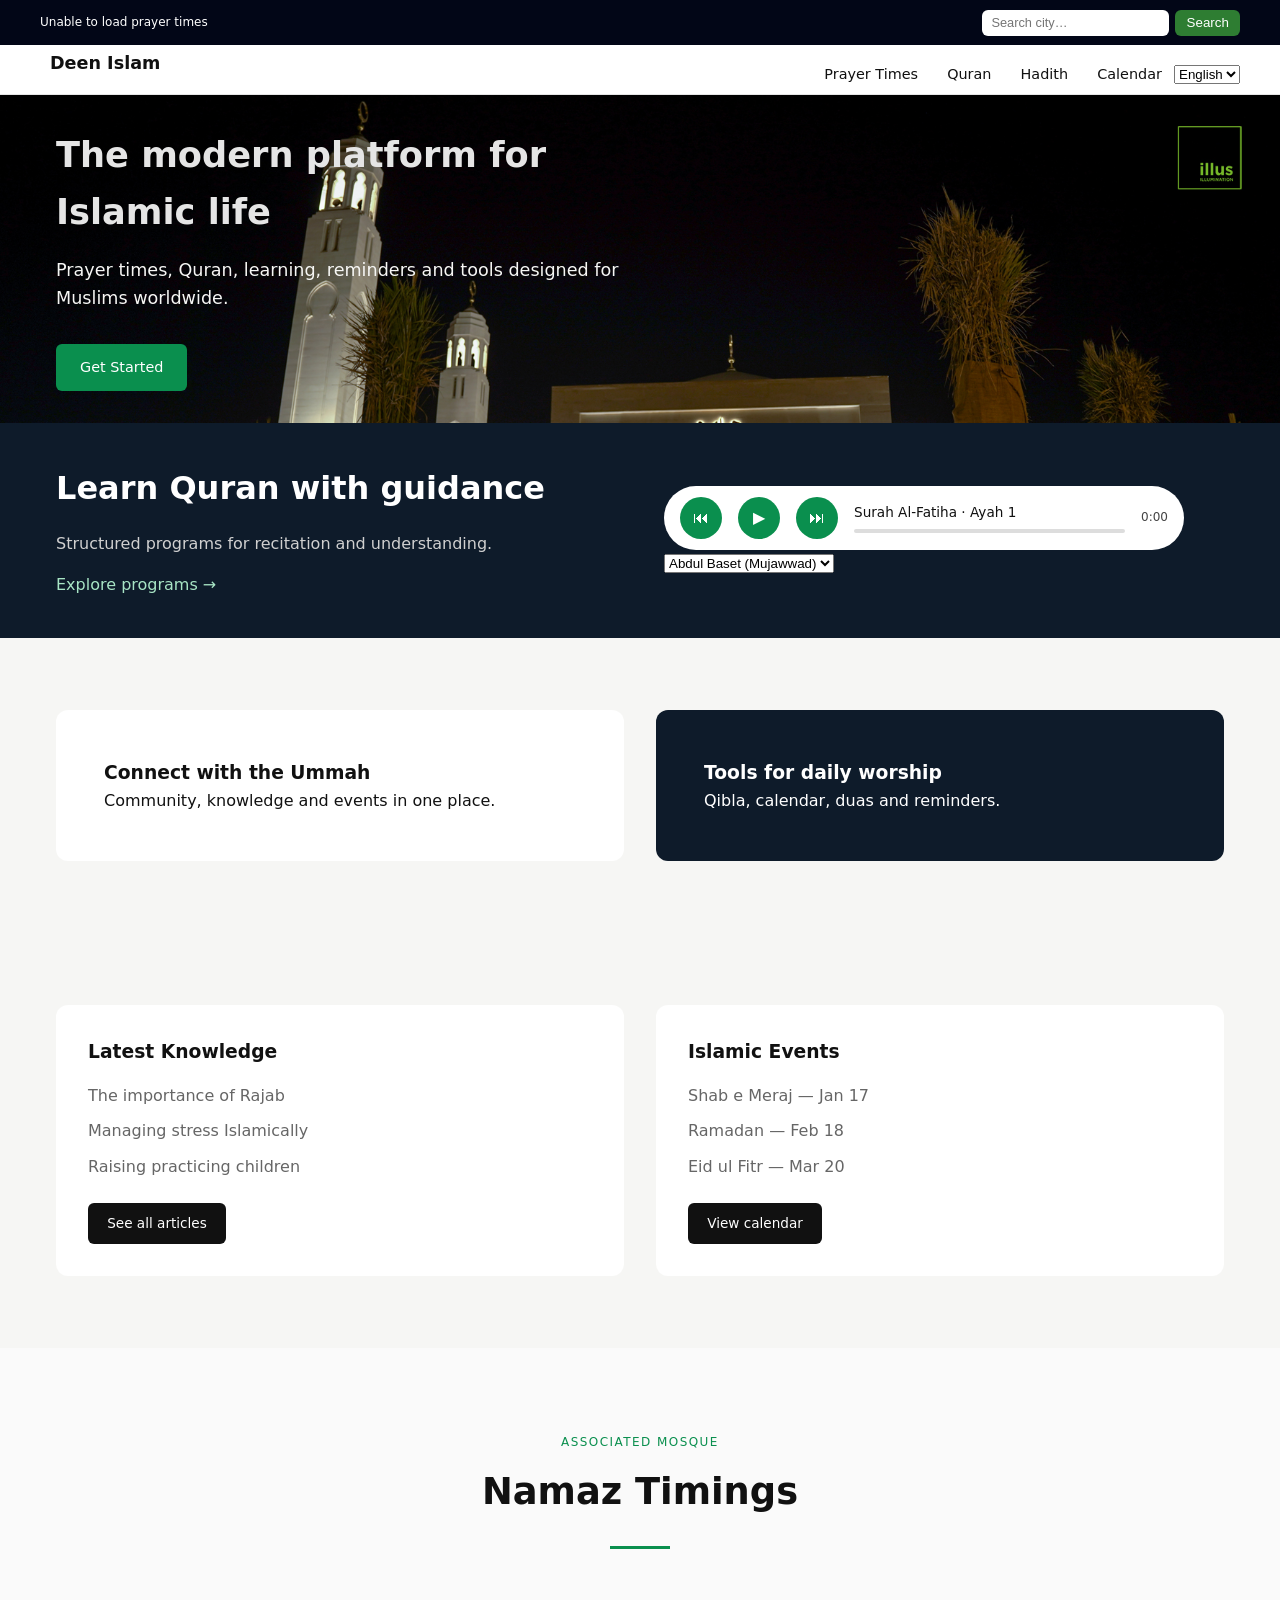
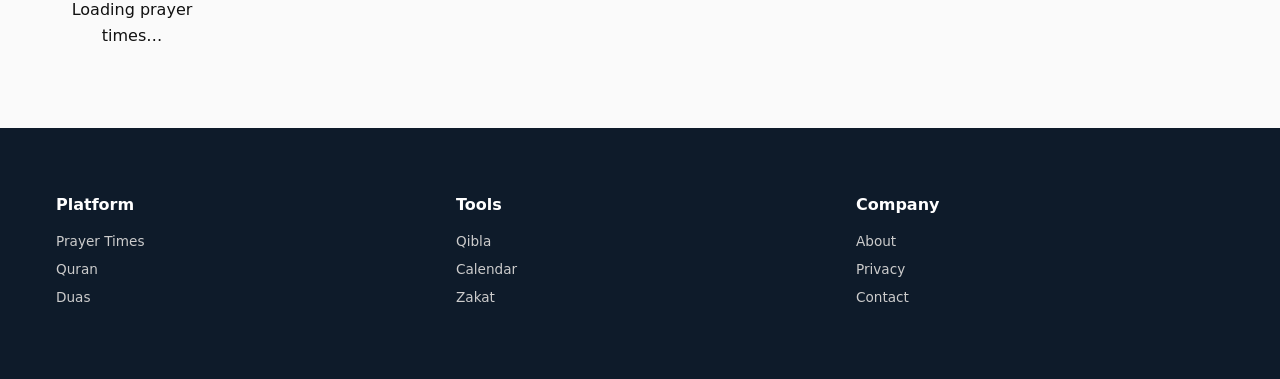
<file: index.html>
<!DOCTYPE html>
<html lang="en">
<head>
  <meta charset="UTF-8" />
  <meta name="viewport" content="width=device-width, initial-scale=1.0" />
  <title>Deen Islam</title>
  <link rel="stylesheet" href="style.css" />
</head>
<body>

<!-- TOP PRAYER BAR -->
<div class="top-bar">
  <div class="container top-bar-flex">
    <div class="prayer-info" id="topPrayer" data-i18n="top.loading">
      Loading prayer times…
    </div>

    <div class="city-search">
      <input
        type="text"
        id="cityInput"
        placeholder="Search city…"
        data-i18n-placeholder="top.searchCity"
      />
      <button id="searchCity" data-i18n="top.searchBtn">Search</button>
    </div>
  </div>
</div>

<!-- NAVBAR -->
<header class="navbar">
  <div class="container nav-flex">
    <div class="logo">Deen Islam</div>

    <nav class="nav-links" id="navLinks">
      <a href="#" data-i18n="nav.prayer">Prayer Times</a>
      <a href="quran.html" data-i18n="nav.quran">Quran</a>
      <a href="Hadith.html" data-i18n="nav.hadith">Hadith</a>
      <a href="#" data-i18n="nav.calendar">Calendar</a>

      <select id="languageSwitcher" class="lang-switcher">
        <option value="en">English</option>
        <option value="ar">العربية</option>
        <option value="ha">Hausa</option>
      </select>
    </nav>

    <!-- HAMBURGER -->
    <button class="menu-toggle" id="menuToggle">☰</button>
  </div>
</header>

<!-- HERO -->
<section class="hero">
  <div class="container hero-grid">
    <div class="hero-text">
      <h1 data-i18n="hero.title">
        The modern platform for Islamic life
      </h1>
      <p data-i18n="hero.subtitle">
        Prayer times, Quran, learning, reminders and tools designed for Muslims worldwide.
      </p>
      <a href="#" class="btn-primary" data-i18n="hero.cta">Get Started</a>
    </div>
  </div>
</section>

<!-- ACADEMY -->
<section class="academy">
  <div class="container academy-grid">

    <div>
      <h2 data-i18n="academy.title">Learn Quran with guidance</h2>
      <p data-i18n="academy.subtitle">
        Structured programs for recitation and understanding.
      </p>
      <a href="#" class="link" data-i18n="academy.link">Explore programs →</a>
    </div>

    <!-- AUDIO PLAYER -->
    <div class="academy-audio">
      <div class="audio-player">
        <button id="prevBtn">⏮</button>
        <button id="playBtn">▶</button>
        <button id="nextBtn">⏭</button>

        <div class="audio-info">
          <span id="trackTitle">Surah Al-Fatiha · Ayah 1</span>
          <div class="progress-bar">
            <div class="progress"></div>
          </div>
        </div>

        <span id="time">0:00</span>
      </div>

      <select id="reciterSelect">
        <option value="AbdulBaset/Mujawwad">Abdul Baset (Mujawwad)</option>
        <option value="Mishary_Rashid_Alafasy">Mishary Rashid</option>
        <option value="Maher_Al_Muaiqly">Maher Al-Muaiqly</option>
      </select>

      <audio id="quranAudio"></audio>
    </div>

  </div>
</section>

<!-- FEATURES -->
<section class="features">
  <div class="container feature-grid">

    <div class="feature light">
      <h3 data-i18n="features.community">Connect with the Ummah</h3>
      <p data-i18n="features.communityDesc">
        Community, knowledge and events in one place.
      </p>
    </div>

    <div class="feature dark">
      <h3 data-i18n="features.tools">Tools for daily worship</h3>
      <p data-i18n="features.toolsDesc">
        Qibla, calendar, duas and reminders.
      </p>
    </div>

  </div>
</section>

<!-- INFO -->
<section class="info-section">
  <div class="container info-grid">

    <div class="info-box">
      <h3 data-i18n="info.knowledge">Latest Knowledge</h3>
      <ul>
        <li data-i18n="info.k1">The importance of Rajab</li>
        <li data-i18n="info.k2">Managing stress Islamically</li>
        <li data-i18n="info.k3">Raising practicing children</li>
      </ul>
      <a href="#" class="btn-secondary" data-i18n="info.readMore">
        See all articles
      </a>
    </div>

    <div class="info-box">
      <h3 data-i18n="info.events">Islamic Events</h3>
      <ul>
        <li>Shab e Meraj — Jan 17</li>
        <li>Ramadan — Feb 18</li>
        <li>Eid ul Fitr — Mar 20</li>
      </ul>
      <a href="#" class="btn-secondary" data-i18n="info.calendar">
        View calendar
      </a>
    </div>

  </div>
</section>

<!-- PRAYER TIMES -->
<section class="prayer-section">
  <div class="prayer-container">
    <span class="section-tag" data-i18n="prayer.tag">Associated Mosque</span>
    <h2 class="section-title" data-i18n="prayer.title">Namaz Timings</h2>
    <div class="divider"></div>

    <div class="prayer-grid" id="prayerGrid">
      <div class="loading">Loading prayer times…</div>
    </div>
  </div>
</section>

<!-- FOOTER -->
<footer class="footer">
  <div class="container footer-grid">
    <div>
      <h4 data-i18n="footer.platform">Platform</h4>
      <a href="#" data-i18n="nav.prayer">Prayer Times</a>
      <a href="#" data-i18n="nav.quran">Quran</a>
      <a href="#" data-i18n="nav.duas">Duas</a>
    </div>
    <div>
      <h4 data-i18n="footer.tools">Tools</h4>
      <a href="#">Qibla</a>
      <a href="#">Calendar</a>
      <a href="#">Zakat</a>
    </div>
    <div>
      <h4 data-i18n="footer.company">Company</h4>
      <a href="#">About</a>
      <a href="#">Privacy</a>
      <a href="#">Contact</a>
    </div>
  </div>
</footer>

<script src="script.js"></script>
<script src="i18n.js"></script>
</body>
</html>
</file>
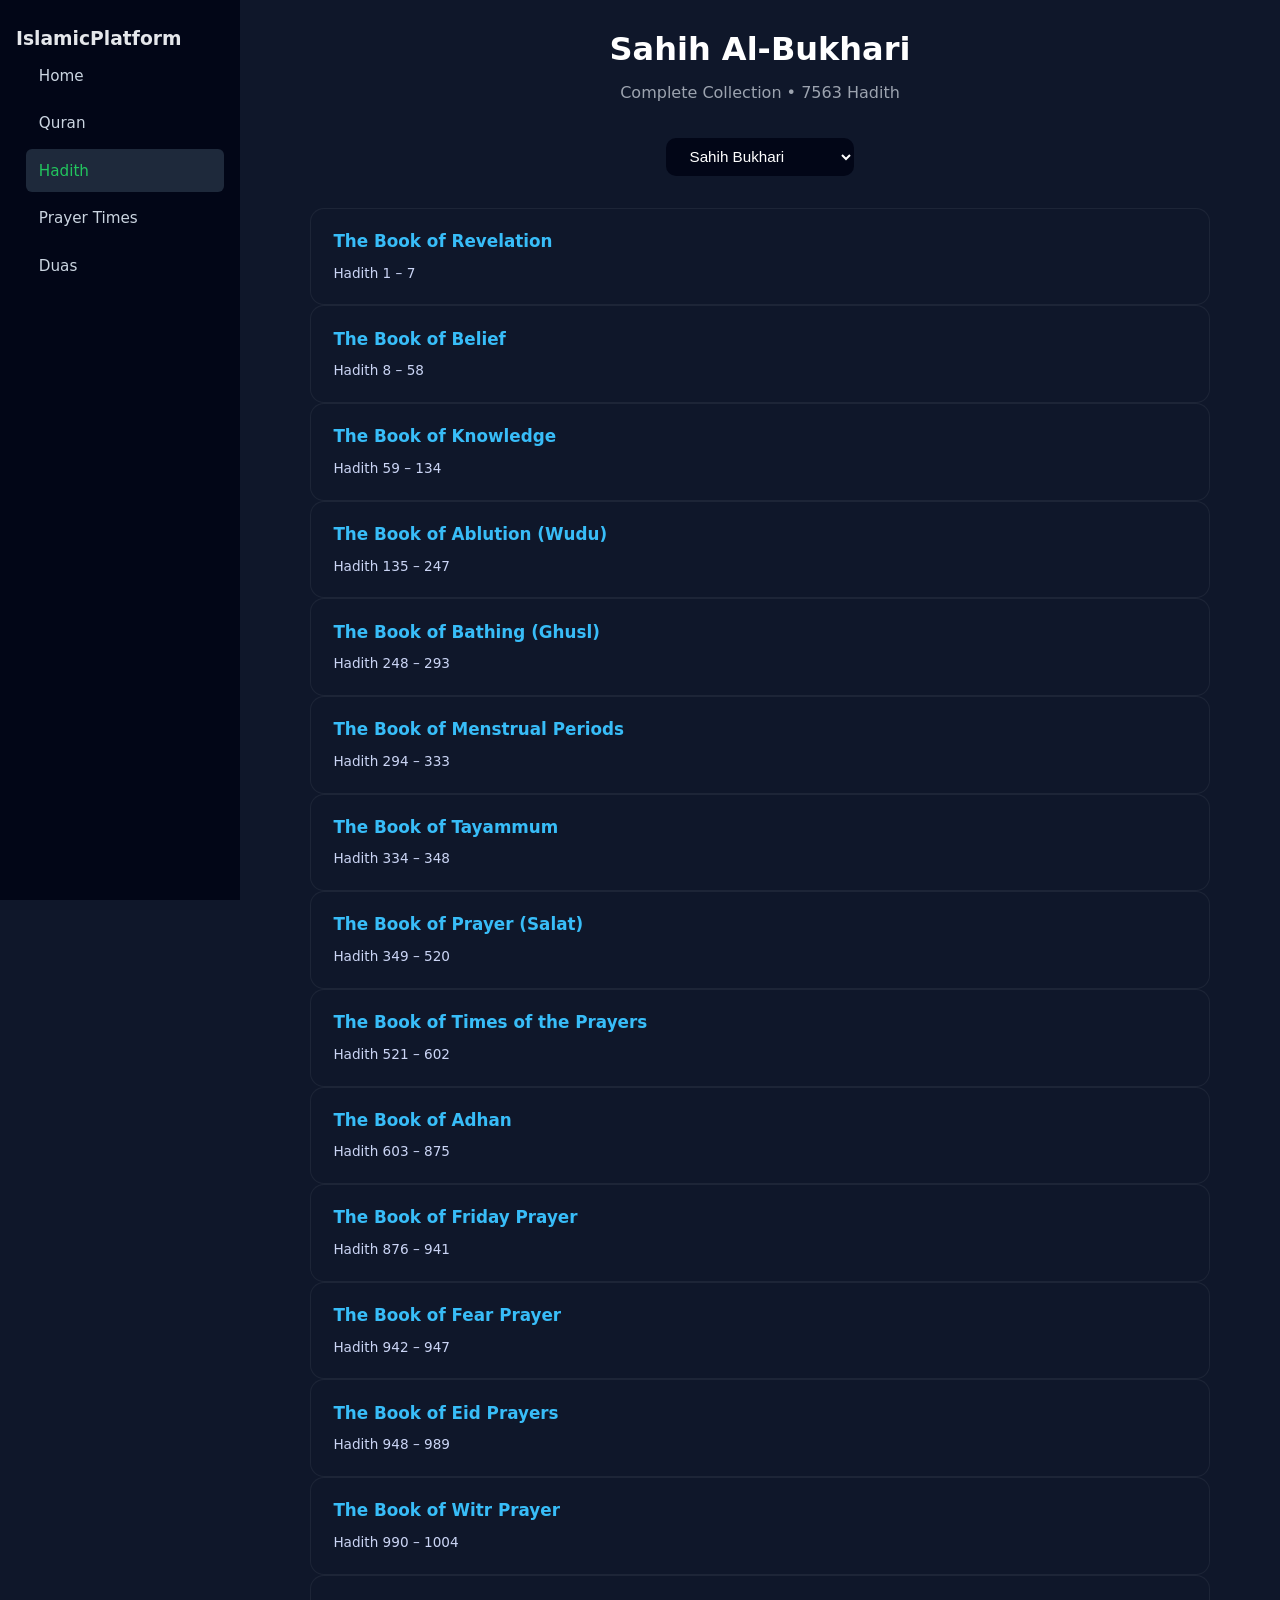
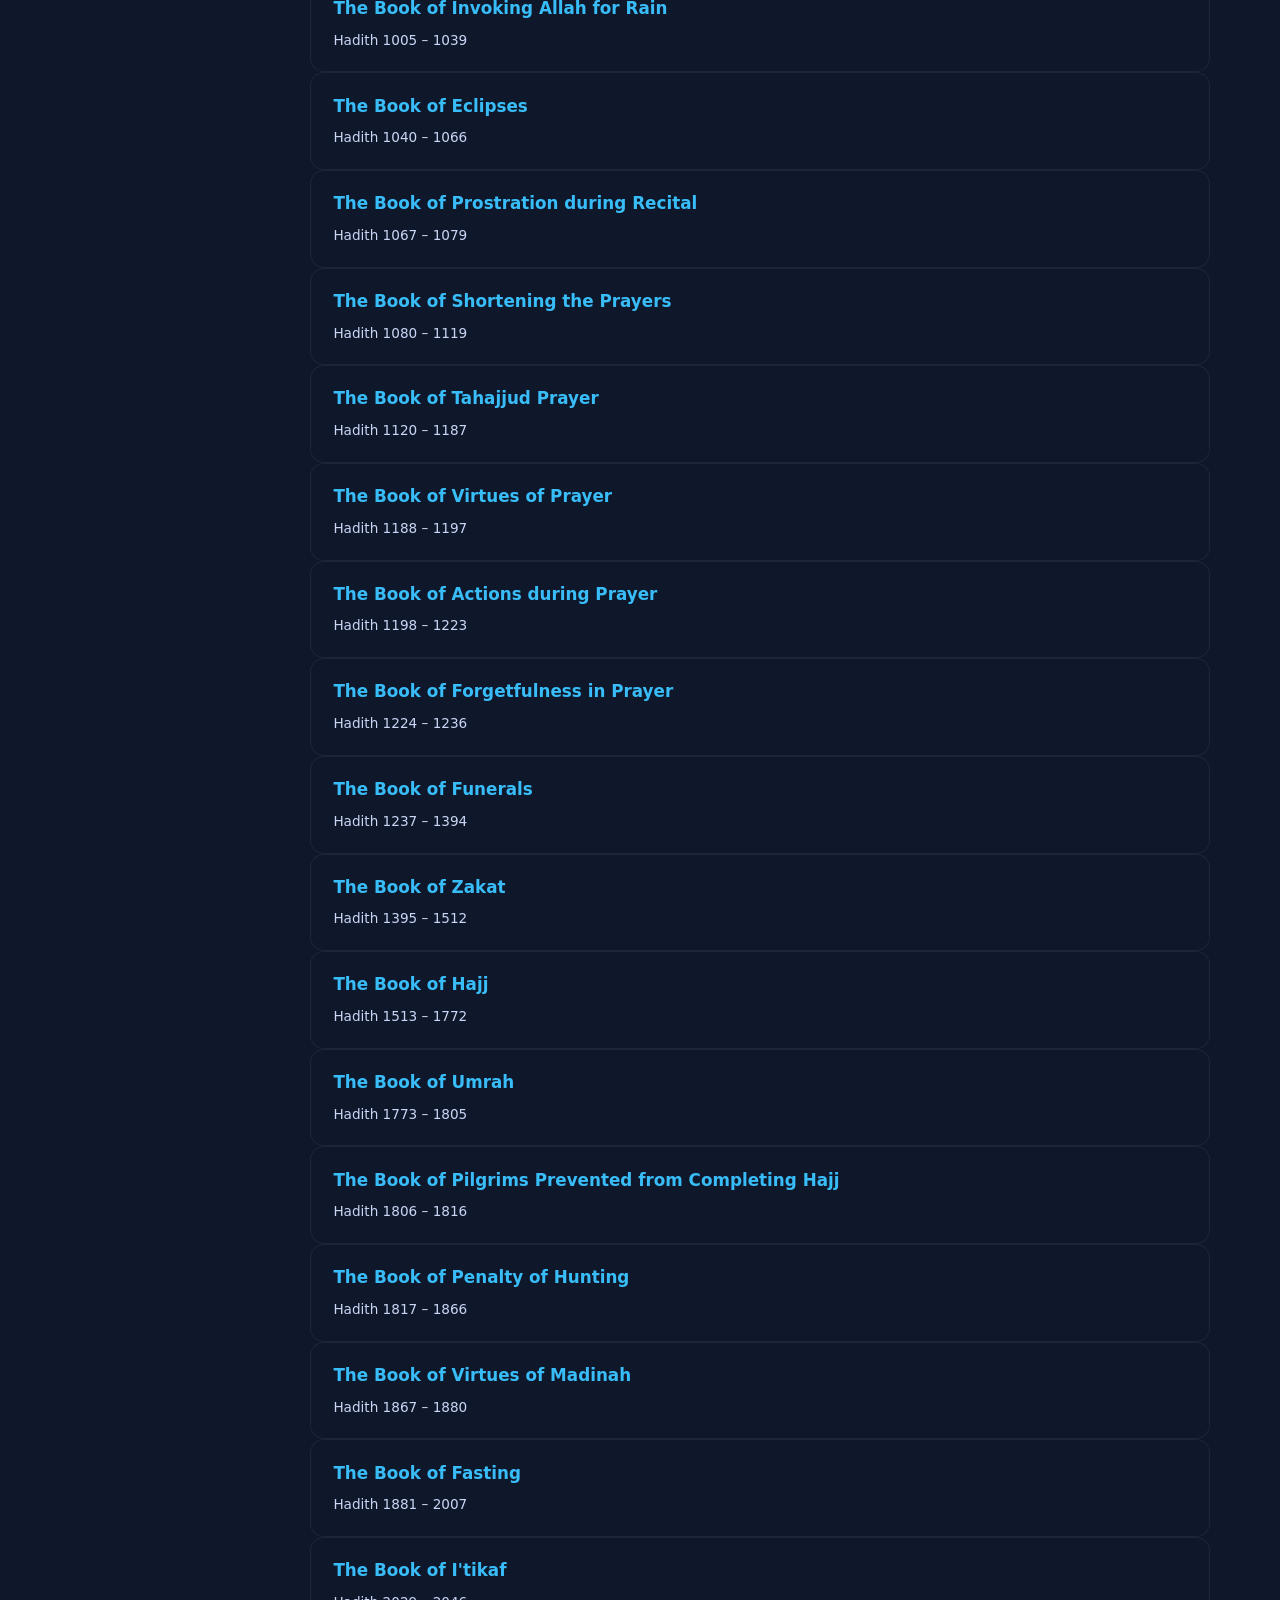
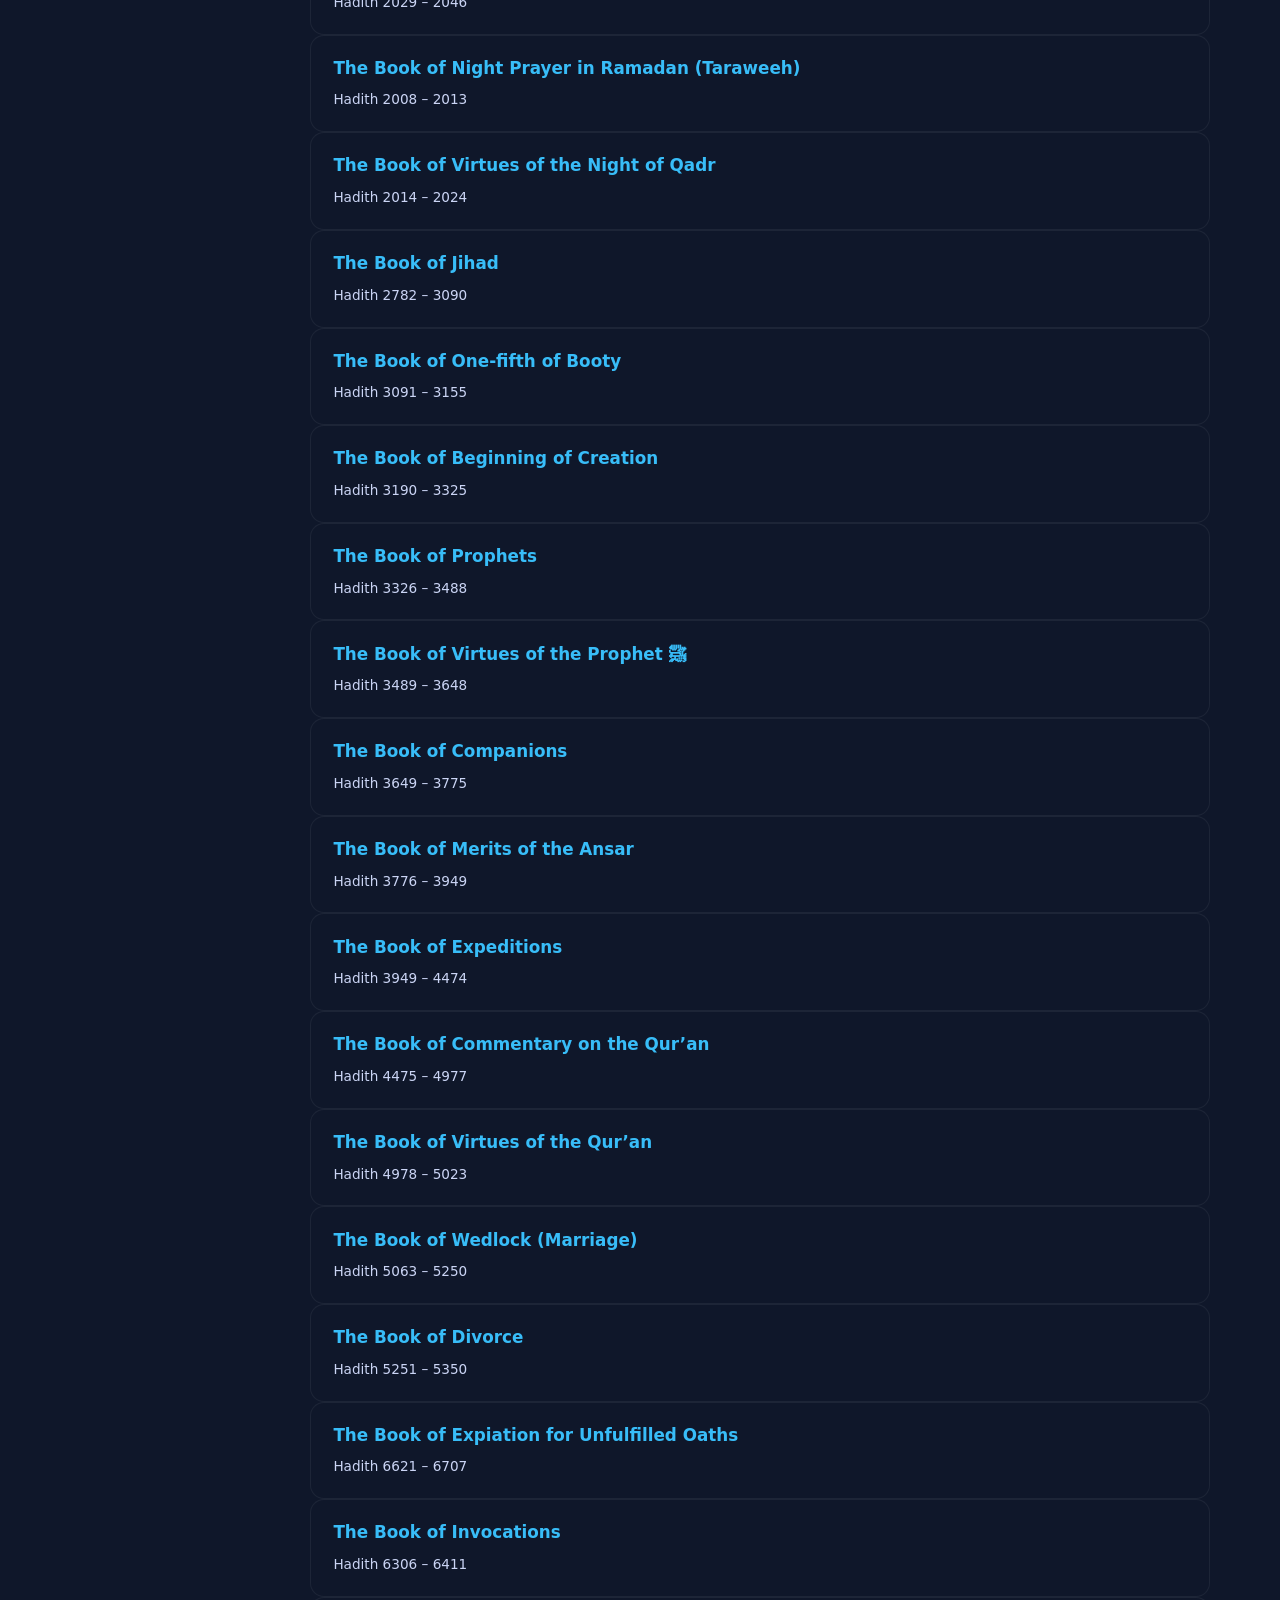
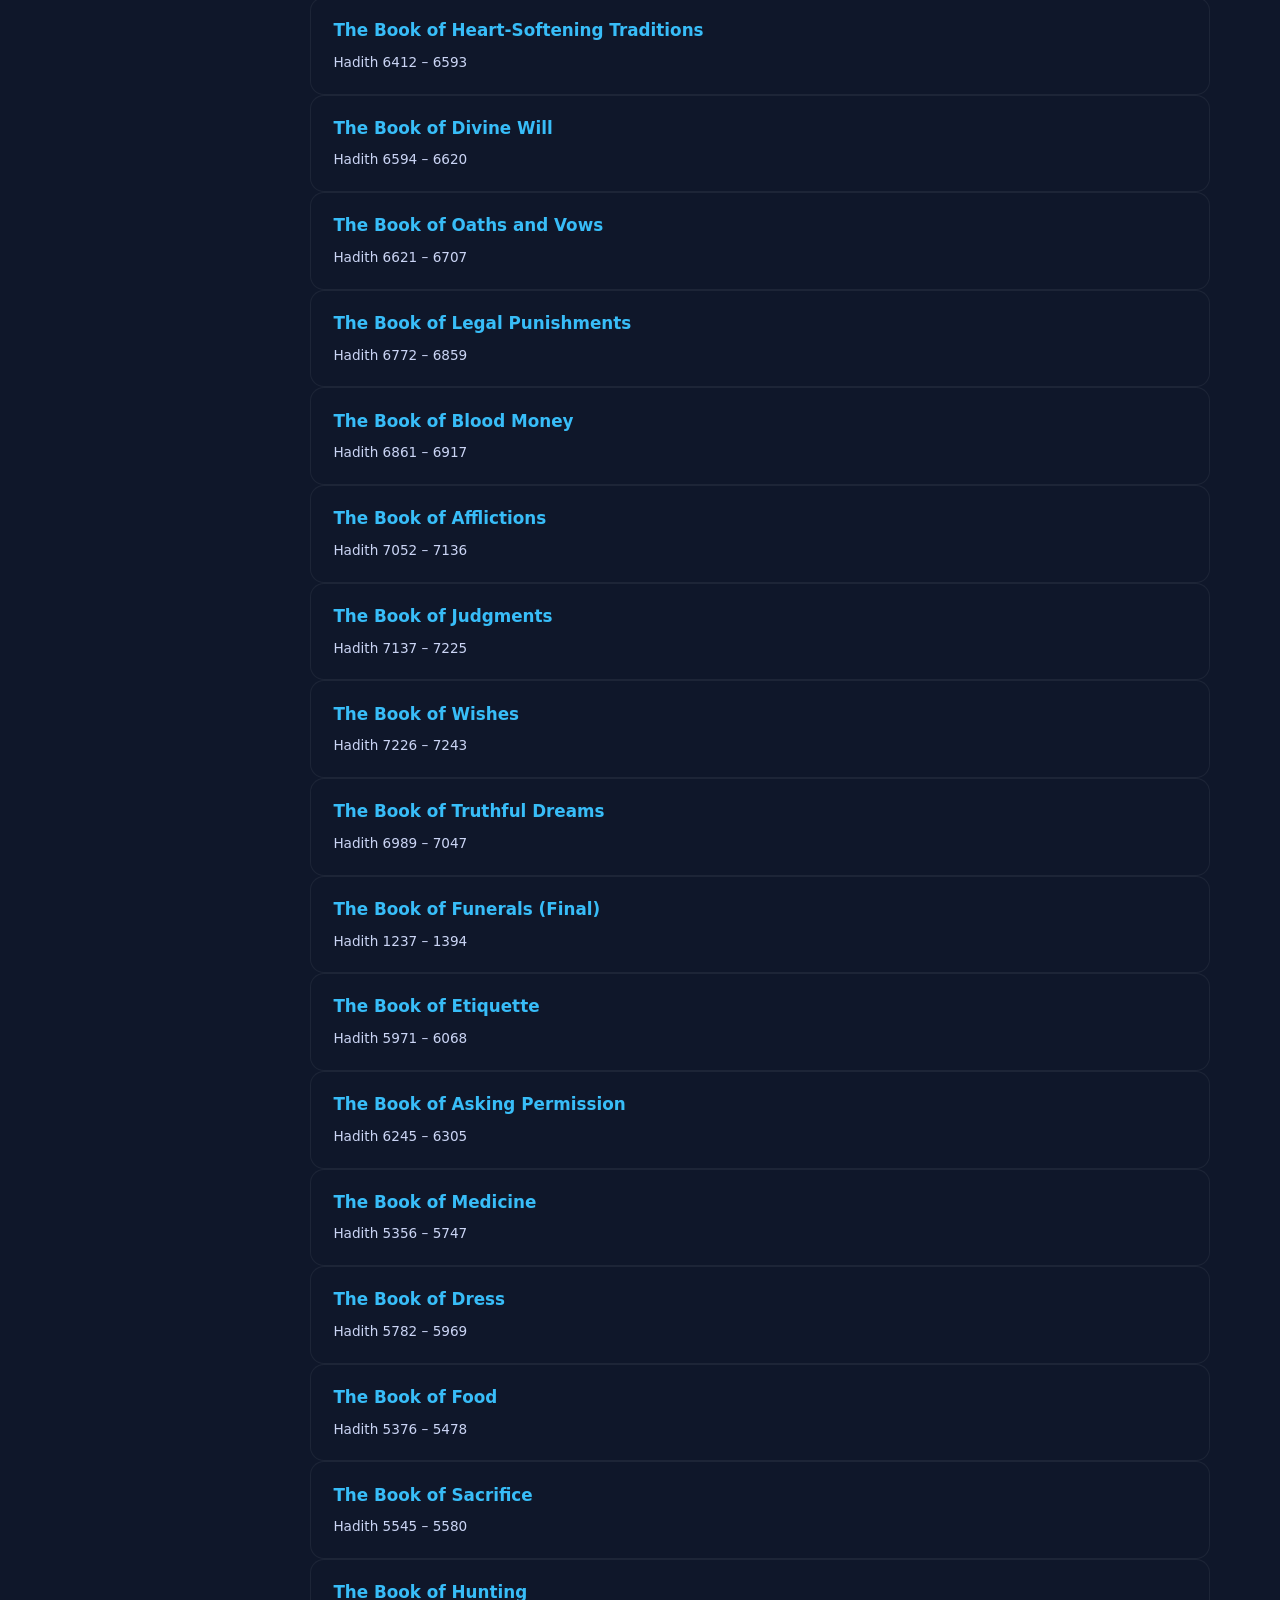
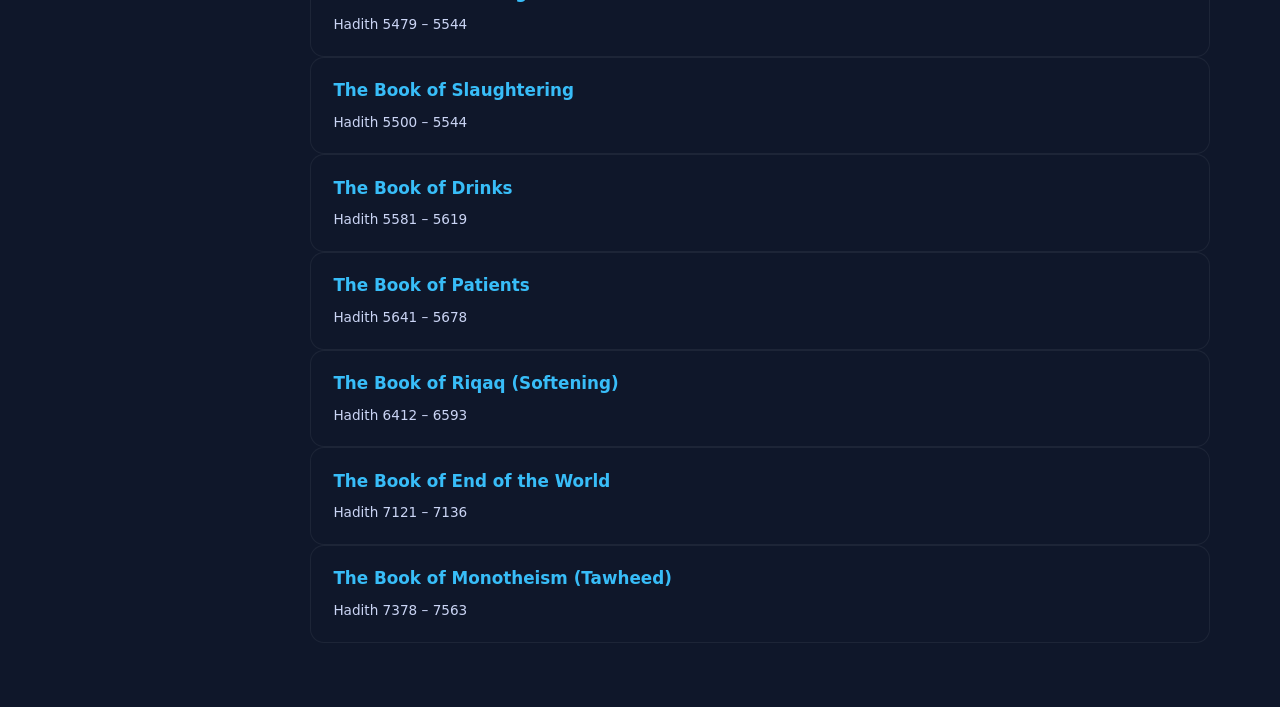
<file: Hadith.html>
<!DOCTYPE html>
<html lang="en">
<head>
  <meta charset="UTF-8" />
  <meta name="viewport" content="width=device-width, initial-scale=1.0"/>
  <title>Hadith</title>
  <link rel="stylesheet" href="style.css" />
</head>
<body>

<div class="app-layout">

  <!-- SIDEBAR -->
  <aside class="sidebar" id="sidebar">
    <h3 class="sidebar-logo">IslamicPlatform</h3>
    <nav class="sidebar-nav">
      <a href="index.html">Home</a>
      <a href="quran.html">Quran</a>
      <a href="hadith.html" class="active">Hadith</a>
      <a href="#">Prayer Times</a>
      <a href="#">Duas</a>
    </nav>
  </aside>

  <!-- MOBILE HEADER -->
  <header class="mobile-header">
    <button class="menu-toggle" id="menuToggle">☰</button>
    <div class="mobile-title">Hadith</div>
    <!-- CHAPTER SEARCH -->
<div class="chapter-search">
  <input
    type="text"
    id="chapterSearch"
    placeholder="Search chapter"
  />
</div>
  </header>

  <div class="overlay" id="overlay"></div>

  <!-- MAIN CONTENT -->
  <div class="main-content">

    <!-- PAGE HEADER -->
    <section class="page-header">
      <h1 id="bookTitle">Sahih Al-Bukhari</h1>
      <p class="hadith-meta">
        Complete Collection • 7563 Hadith
      </p>
    </section>

    <!-- BOOK SELECT -->
    <div class="hadith-filter">
      <select id="bookSelect">
        <option value="sahih-bukhari">Sahih Bukhari</option>
        <option value="sahih-muslim">Sahih Muslim</option>
        <option value="sunan-abi-dawud">Sunan Abi Dawud</option>
        <option value="Sunan ibn E Majah">Sunan ibn E Majah</option>
        <option value="Jami Al Tirmizi">Jami Al Tirmizi</option>
      </select>
    </div>



 <!-- CHAPTER LIST -->
<section id="chapterView" class="chapter-list">

  <!-- SAHIH BUKHARI -->
  <div class="book-chapters" data-book="sahih-bukhari">

     <div class="chapter-item" data-chapter="1">
    <h3>The Book of Revelation</h3>
    <span>Hadith 1 – 7</span>
  </div>

  <div class="chapter-item" data-chapter="2">
    <h3>The Book of Belief</h3>
    <span>Hadith 8 – 58</span>
  </div>

  <div class="chapter-item" data-chapter="3">
    <h3>The Book of Knowledge</h3>
    <span>Hadith 59 – 134</span>
  </div>

  <div class="chapter-item" data-chapter="4">
    <h3>The Book of Ablution (Wudu)</h3>
    <span>Hadith 135 – 247</span>
  </div>

  <div class="chapter-item" data-chapter="5">
    <h3>The Book of Bathing (Ghusl)</h3>
    <span>Hadith 248 – 293</span>
  </div>

  <div class="chapter-item" data-chapter="6">
    <h3>The Book of Menstrual Periods</h3>
    <span>Hadith 294 – 333</span>
  </div>

  <div class="chapter-item" data-chapter="7">
    <h3>The Book of Tayammum</h3>
    <span>Hadith 334 – 348</span>
  </div>

  <div class="chapter-item" data-chapter="8">
    <h3>The Book of Prayer (Salat)</h3>
    <span>Hadith 349 – 520</span>
  </div>

  <div class="chapter-item" data-chapter="9">
    <h3>The Book of Times of the Prayers</h3>
    <span>Hadith 521 – 602</span>
  </div>

  <div class="chapter-item" data-chapter="10">
    <h3>The Book of Adhan</h3>
    <span>Hadith 603 – 875</span>
  </div>

  <div class="chapter-item" data-chapter="11">
    <h3>The Book of Friday Prayer</h3>
    <span>Hadith 876 – 941</span>
  </div>

  <div class="chapter-item" data-chapter="12">
    <h3>The Book of Fear Prayer</h3>
    <span>Hadith 942 – 947</span>
  </div>

  <div class="chapter-item" data-chapter="13">
    <h3>The Book of Eid Prayers</h3>
    <span>Hadith 948 – 989</span>
  </div>

  <div class="chapter-item" data-chapter="14">
    <h3>The Book of Witr Prayer</h3>
    <span>Hadith 990 – 1004</span>
  </div>

  <div class="chapter-item" data-chapter="15">
    <h3>The Book of Invoking Allah for Rain</h3>
    <span>Hadith 1005 – 1039</span>
  </div>

  <div class="chapter-item" data-chapter="16">
    <h3>The Book of Eclipses</h3>
    <span>Hadith 1040 – 1066</span>
  </div>

  <div class="chapter-item" data-chapter="17">
    <h3>The Book of Prostration during Recital</h3>
    <span>Hadith 1067 – 1079</span>
  </div>

  <div class="chapter-item" data-chapter="18">
    <h3>The Book of Shortening the Prayers</h3>
    <span>Hadith 1080 – 1119</span>
  </div>

  <div class="chapter-item" data-chapter="19">
    <h3>The Book of Tahajjud Prayer</h3>
    <span>Hadith 1120 – 1187</span>
  </div>

  <div class="chapter-item" data-chapter="20">
    <h3>The Book of Virtues of Prayer</h3>
    <span>Hadith 1188 – 1197</span>
  </div>

  <div class="chapter-item" data-chapter="21">
    <h3>The Book of Actions during Prayer</h3>
    <span>Hadith 1198 – 1223</span>
  </div>

  <div class="chapter-item" data-chapter="22">
    <h3>The Book of Forgetfulness in Prayer</h3>
    <span>Hadith 1224 – 1236</span>
  </div>

  <div class="chapter-item" data-chapter="23">
    <h3>The Book of Funerals</h3>
    <span>Hadith 1237 – 1394</span>
  </div>

  <div class="chapter-item" data-chapter="24">
    <h3>The Book of Zakat</h3>
    <span>Hadith 1395 – 1512</span>
  </div>

  <div class="chapter-item" data-chapter="25">
    <h3>The Book of Hajj</h3>
    <span>Hadith 1513 – 1772</span>
  </div>

  <div class="chapter-item" data-chapter="26">
    <h3>The Book of Umrah</h3>
    <span>Hadith 1773 – 1805</span>
  </div>

  <div class="chapter-item" data-chapter="27">
    <h3>The Book of Pilgrims Prevented from Completing Hajj</h3>
    <span>Hadith 1806 – 1816</span>
  </div>

  <div class="chapter-item" data-chapter="28">
    <h3>The Book of Penalty of Hunting</h3>
    <span>Hadith 1817 – 1866</span>
  </div>

  <div class="chapter-item" data-chapter="29">
    <h3>The Book of Virtues of Madinah</h3>
    <span>Hadith 1867 – 1880</span>
  </div>

  <div class="chapter-item" data-chapter="30">
    <h3>The Book of Fasting</h3>
    <span>Hadith 1881 – 2007</span>
  </div>

<div class="chapter-item" data-chapter="31">
  <h3>The Book of I'tikaf</h3>
  <span>Hadith 2029 – 2046</span>
</div>

<div class="chapter-item" data-chapter="32">
  <h3>The Book of Night Prayer in Ramadan (Taraweeh)</h3>
  <span>Hadith 2008 – 2013</span>
</div>

<div class="chapter-item" data-chapter="33">
  <h3>The Book of Virtues of the Night of Qadr</h3>
  <span>Hadith 2014 – 2024</span>
</div>

<div class="chapter-item" data-chapter="34">
  <h3>The Book of Jihad</h3>
  <span>Hadith 2782 – 3090</span>
</div>

<div class="chapter-item" data-chapter="35">
  <h3>The Book of One-fifth of Booty</h3>
  <span>Hadith 3091 – 3155</span>
</div>

<div class="chapter-item" data-chapter="36">
  <h3>The Book of Beginning of Creation</h3>
  <span>Hadith 3190 – 3325</span>
</div>

<div class="chapter-item" data-chapter="37">
  <h3>The Book of Prophets</h3>
  <span>Hadith 3326 – 3488</span>
</div>

<div class="chapter-item" data-chapter="38">
  <h3>The Book of Virtues of the Prophet ﷺ</h3>
  <span>Hadith 3489 – 3648</span>
</div>

<div class="chapter-item" data-chapter="39">
  <h3>The Book of Companions</h3>
  <span>Hadith 3649 – 3775</span>
</div>

<div class="chapter-item" data-chapter="40">
  <h3>The Book of Merits of the Ansar</h3>
  <span>Hadith 3776 – 3949</span>
</div>

<div class="chapter-item" data-chapter="41">
  <h3>The Book of Expeditions</h3>
  <span>Hadith 3949 – 4474</span>
</div>

<div class="chapter-item" data-chapter="42">
  <h3>The Book of Commentary on the Qur’an</h3>
  <span>Hadith 4475 – 4977</span>
</div>

<div class="chapter-item" data-chapter="43">
  <h3>The Book of Virtues of the Qur’an</h3>
  <span>Hadith 4978 – 5023</span>
</div>

<div class="chapter-item" data-chapter="44">
  <h3>The Book of Wedlock (Marriage)</h3>
  <span>Hadith 5063 – 5250</span>
</div>

<div class="chapter-item" data-chapter="45">
  <h3>The Book of Divorce</h3>
  <span>Hadith 5251 – 5350</span>
</div>

<div class="chapter-item" data-chapter="46">
  <h3>The Book of Expiation for Unfulfilled Oaths</h3>
  <span>Hadith 6621 – 6707</span>
</div>

<div class="chapter-item" data-chapter="47">
  <h3>The Book of Invocations</h3>
  <span>Hadith 6306 – 6411</span>
</div>

<div class="chapter-item" data-chapter="48">
  <h3>The Book of Heart-Softening Traditions</h3>
  <span>Hadith 6412 – 6593</span>
</div>

<div class="chapter-item" data-chapter="49">
  <h3>The Book of Divine Will</h3>
  <span>Hadith 6594 – 6620</span>
</div>

<div class="chapter-item" data-chapter="50">
  <h3>The Book of Oaths and Vows</h3>
  <span>Hadith 6621 – 6707</span>
</div>

<div class="chapter-item" data-chapter="51">
  <h3>The Book of Legal Punishments</h3>
  <span>Hadith 6772 – 6859</span>
</div>

<div class="chapter-item" data-chapter="52">
  <h3>The Book of Blood Money</h3>
  <span>Hadith 6861 – 6917</span>
</div>

<div class="chapter-item" data-chapter="53">
  <h3>The Book of Afflictions</h3>
  <span>Hadith 7052 – 7136</span>
</div>

<div class="chapter-item" data-chapter="54">
  <h3>The Book of Judgments</h3>
  <span>Hadith 7137 – 7225</span>
</div>

<div class="chapter-item" data-chapter="55">
  <h3>The Book of Wishes</h3>
  <span>Hadith 7226 – 7243</span>
</div>

<div class="chapter-item" data-chapter="56">
  <h3>The Book of Truthful Dreams</h3>
  <span>Hadith 6989 – 7047</span>
</div>

<div class="chapter-item" data-chapter="57">
  <h3>The Book of Funerals (Final)</h3>
  <span>Hadith 1237 – 1394</span>
</div>

<div class="chapter-item" data-chapter="58">
  <h3>The Book of Etiquette</h3>
  <span>Hadith 5971 – 6068</span>
</div>

<div class="chapter-item" data-chapter="59">
  <h3>The Book of Asking Permission</h3>
  <span>Hadith 6245 – 6305</span>
</div>

<div class="chapter-item" data-chapter="60">
  <h3>The Book of Medicine</h3>
  <span>Hadith 5356 – 5747</span>
</div>

<div class="chapter-item" data-chapter="61">
  <h3>The Book of Dress</h3>
  <span>Hadith 5782 – 5969</span>
</div>

<div class="chapter-item" data-chapter="62">
  <h3>The Book of Food</h3>
  <span>Hadith 5376 – 5478</span>
</div>

<div class="chapter-item" data-chapter="63">
  <h3>The Book of Sacrifice</h3>
  <span>Hadith 5545 – 5580</span>
</div>

<div class="chapter-item" data-chapter="64">
  <h3>The Book of Hunting</h3>
  <span>Hadith 5479 – 5544</span>
</div>

<div class="chapter-item" data-chapter="65">
  <h3>The Book of Slaughtering</h3>
  <span>Hadith 5500 – 5544</span>
</div>

<div class="chapter-item" data-chapter="66">
  <h3>The Book of Drinks</h3>
  <span>Hadith 5581 – 5619</span>
</div>

<div class="chapter-item" data-chapter="67">
  <h3>The Book of Patients</h3>
  <span>Hadith 5641 – 5678</span>
</div>

<div class="chapter-item" data-chapter="68">
  <h3>The Book of Riqaq (Softening)</h3>
  <span>Hadith 6412 – 6593</span>
</div>

<div class="chapter-item" data-chapter="69">
  <h3>The Book of End of the World</h3>
  <span>Hadith 7121 – 7136</span>
</div>

<div class="chapter-item" data-chapter="70">
  <h3>The Book of Monotheism (Tawheed)</h3>
  <span>Hadith 7378 – 7563</span>
</div>

    
  </div>

  <!-- SAHIH MUSLIM -->
  <div class="book-chapters" data-book="sahih-muslim" style="display:none">


    <div class="chapter-item" data-chapter="1">
      <h3>Introduction</h3>
      <span>Hadith 1 – 25</span>
    </div>

    <div class="chapter-item" data-chapter="2">
      <h3>The Book of Faith</h3>
      <span>Hadith 26 – 188</span>
    </div>

    <div class="chapter-item" data-chapter="3">
      <h3>The Book of Purification</h3>
      <span>Hadith 189 – 535</span>
    </div>

    <div class="chapter-item" data-chapter="4">
      <h3>The Book of Prayer</h3>
      <span>Hadith 536 – 1187</span>
    </div>

    <div class="chapter-item" data-chapter="5">
      <h3>The Book of Zakat</h3>
      <span>Hadith 1188 – 1782</span>
    </div>

    <div class="chapter-item" data-chapter="6">
      <h3>The Book of Fasting</h3>
      <span>Hadith 1783 – 1934</span>
    </div>

    <div class="chapter-item" data-chapter="7">
      <h3>The Book of Hajj</h3>
      <span>Hadith 1935 – 2158</span>
    </div>

    <div class="chapter-item" data-chapter="8">
      <h3>The Book of Marriage</h3>
      <span>Hadith 2159 – 2550</span>
    </div>

    <div class="chapter-item" data-chapter="9">
      <h3>The Book of Divorce</h3>
      <span>Hadith 2551 – 2920</span>
    </div>

    <div class="chapter-item" data-chapter="10">
      <h3>The Book of Jihad</h3>
      <span>Hadith 2921 – 3354</span>
    </div>

    <div class="chapter-item" data-chapter="11">
      <h3>The Book of Virtues</h3>
      <span>Hadith 3355 – 3644</span>
    </div>

    <div class="chapter-item" data-chapter="12">
      <h3>The Book of Paradise</h3>
      <span>Hadith 3645 – 3890</span>
    </div>

    <div class="chapter-item" data-chapter="13">
      <h3>The Book of Tribulations</h3>
      <span>Hadith 3891 – 4218</span>
    </div>

    <div class="chapter-item" data-chapter="14">
      <h3>The Book of Ethics</h3>
      <span>Hadith 4219 – 7561</span>
    </div>

  </div>


<!-- SUNAN ABI DAWUD CHAPTERS -->
<div class="book-chapters" data-book="sunan-abi-dawud" style="display:none">

  <div class="chapter-item" data-chapter="1">
    <h3>Purification (Taharah)</h3>
    <span>Book 1</span>
  </div>

  <div class="chapter-item" data-chapter="2">
    <h3>Prayer (Salat)</h3>
    <span>Book 2</span>
  </div>

  <div class="chapter-item" data-chapter="3">
    <h3>Prayer Travel</h3>
    <span>Book 3</span>
  </div>

  <div class="chapter-item" data-chapter="4">
    <h3>Prayer Rain</h3>
    <span>Book 4</span>
  </div>

  <div class="chapter-item" data-chapter="5">
    <h3>Zakat</h3>
    <span>Book 5</span>
  </div>

  <div class="chapter-item" data-chapter="6">
    <h3>Lost and Found</h3>
    <span>Book 6</span>
  </div>

  <div class="chapter-item" data-chapter="7">
    <h3>Rituals of Hajj</h3>
    <span>Book 7</span>
  </div>

  <div class="chapter-item" data-chapter="8">
    <h3>Marriage</h3>
    <span>Book 8</span>
  </div>

  <div class="chapter-item" data-chapter="9">
    <h3>Divorce</h3>
    <span>Book 9</span>
  </div>

  <div class="chapter-item" data-chapter="10">
    <h3>Fasting</h3>
    <span>Book 10</span>
  </div>

  <div class="chapter-item" data-chapter="11">
    <h3>Jihad</h3>
    <span>Book 11</span>
  </div>

  <div class="chapter-item" data-chapter="12">
    <h3>Sacrifice</h3>
    <span>Book 12</span>
  </div>

  <div class="chapter-item" data-chapter="13">
    <h3>Hunting</h3>
    <span>Book 13</span>
  </div>

  <div class="chapter-item" data-chapter="14">
    <h3>Wills</h3>
    <span>Book 14</span>
  </div>

  <div class="chapter-item" data-chapter="15">
    <h3>Inheritance</h3>
    <span>Book 15</span>
  </div>

  <div class="chapter-item" data-chapter="16">
    <h3>Oaths & Vows</h3>
    <span>Book 16</span>
  </div>

  <div class="chapter-item" data-chapter="17">
    <h3>Commercial Transactions</h3>
    <span>Book 17</span>
  </div>

  <div class="chapter-item" data-chapter="18">
    <h3>Judgments</h3>
    <span>Book 18</span>
  </div>

  <div class="chapter-item" data-chapter="19">
    <h3>Knowledge</h3>
    <span>Book 19</span>
  </div>

  <div class="chapter-item" data-chapter="20">
    <h3>Drinks</h3>
    <span>Book 20</span>
  </div>

  <div class="chapter-item" data-chapter="21">
    <h3>Foods</h3>
    <span>Book 21</span>
  </div>

  <div class="chapter-item" data-chapter="22">
    <h3>Medicine</h3>
    <span>Book 22</span>
  </div>

  <div class="chapter-item" data-chapter="23">
    <h3>Divination & Omens</h3>
    <span>Book 23</span>
  </div>

  <div class="chapter-item" data-chapter="24">
    <h3>Manumission of Slaves</h3>
    <span>Book 24</span>
  </div>

  <div class="chapter-item" data-chapter="25">
    <h3>Dialects & Readings</h3>
    <span>Book 25</span>
  </div>

  <div class="chapter-item" data-chapter="26">
    <h3>Hot Baths</h3>
    <span>Book 26</span>
  </div>

  <div class="chapter-item" data-chapter="27">
    <h3>Clothing</h3>
    <span>Book 27</span>
  </div>

  <div class="chapter-item" data-chapter="28">
    <h3>Combing Hair</h3>
    <span>Book 28</span>
  </div>

  <div class="chapter-item" data-chapter="29">
    <h3>Signet Rings</h3>
    <span>Book 29</span>
  </div>

  <div class="chapter-item" data-chapter="30">
    <h3>Trials & Battles</h3>
    <span>Book 30</span>
  </div>

  <div class="chapter-item" data-chapter="31">
    <h3>Mahdi</h3>
    <span>Book 31</span>
  </div>

  <div class="chapter-item" data-chapter="32">
    <h3>Malik & Leadership</h3>
    <span>Book 32</span>
  </div>

  <div class="chapter-item" data-chapter="33">
    <h3>Tribulations</h3>
    <span>Book 33</span>
  </div>

  <div class="chapter-item" data-chapter="34">
    <h3>Ethics & Manners</h3>
    <span>Book 34</span>
  </div>

  <div class="chapter-item" data-chapter="35">
    <h3>Signs of the Hour</h3>
    <span>Book 35</span>
  </div>

  <div class="chapter-item" data-chapter="36">
    <h3>Trials & Fitnah</h3>
    <span>Book 36</span>
  </div>

  <div class="chapter-item" data-chapter="37">
    <h3>Dreams</h3>
    <span>Book 37</span>
  </div>

  <div class="chapter-item" data-chapter="38">
    <h3>Greetings</h3>
    <span>Book 38</span>
  </div>

  <div class="chapter-item" data-chapter="39">
    <h3>General Sunnah</h3>
    <span>Book 39</span>
  </div>

  <div class="chapter-item" data-chapter="40">
    <h3>Trials & Warnings</h3>
    <span>Book 40</span>
  </div>

  <div class="chapter-item" data-chapter="41">
    <h3>Good Character</h3>
    <span>Book 41</span>
  </div>

  <div class="chapter-item" data-chapter="42">
    <h3>Supplications</h3>
    <span>Book 42</span>
  </div>

  <div class="chapter-item" data-chapter="43">
    <h3>Miscellaneous</h3>
    <span>Book 43</span>
  </div>

</div>

</section>


    <!-- HADITH VIEW (HIDDEN INITIALLY) -->
    <section id="hadithView" style="display:none">
      <button id="backToChapters" class="back-btn">
        ← Back to Chapters
      </button>

      <div id="hadithList"></div>
    </section>

  </div>
</div>


<script src="layout.js"></script>
<script src="Hadith.js"></script>
</body>
</html>
</file>
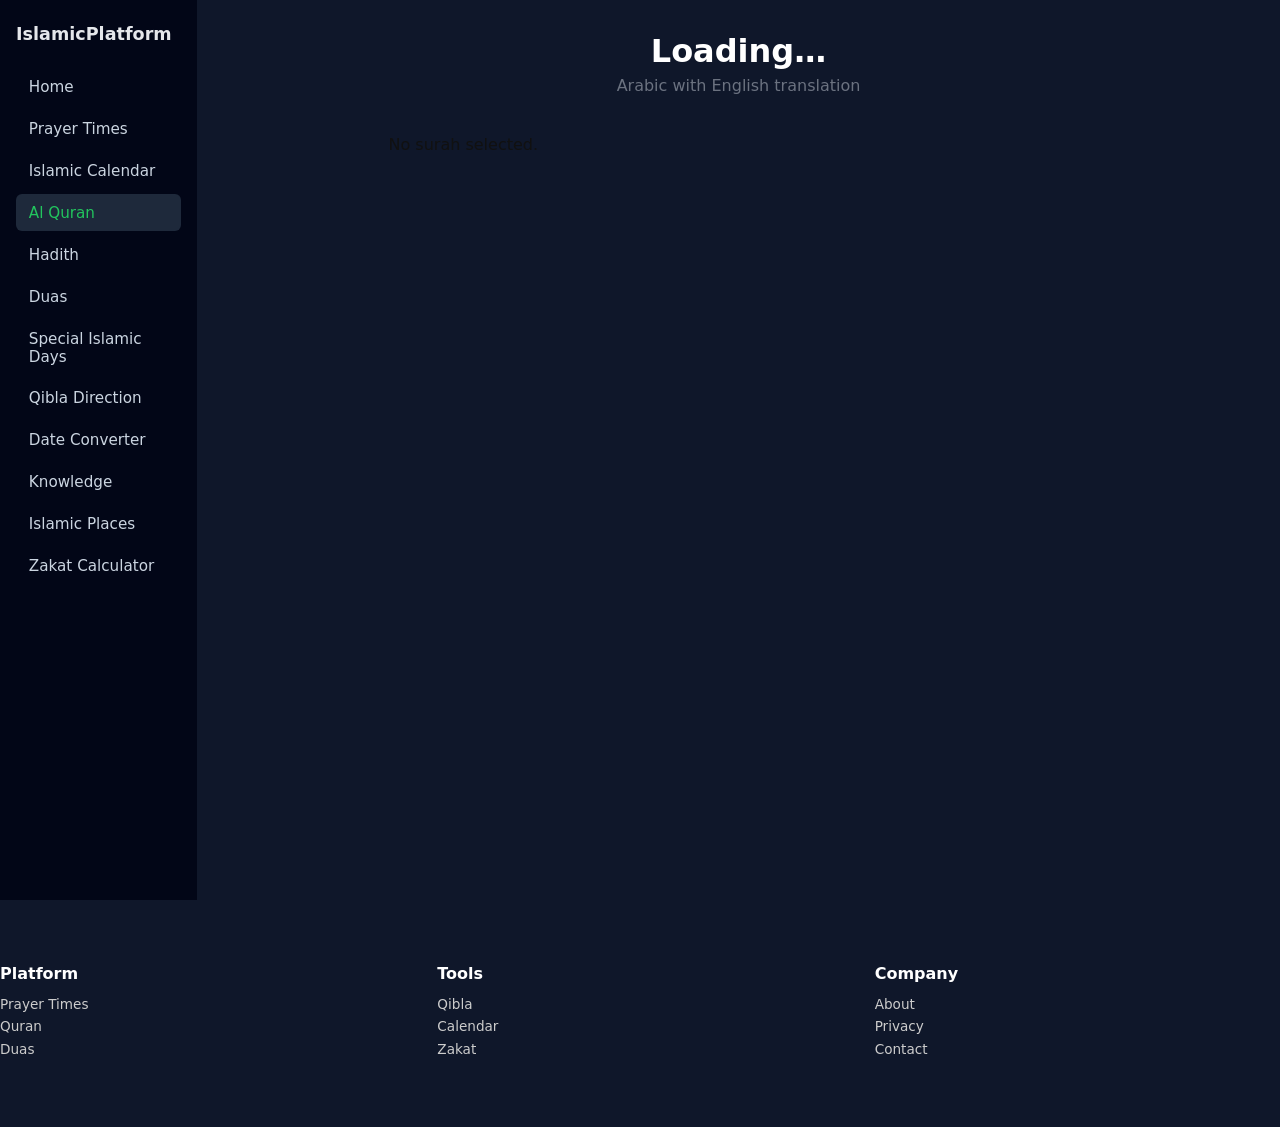
<file: quran-read.html>
<!DOCTYPE html>
<html lang="en">
<head>
  <meta charset="UTF-8" />
  <meta name="viewport" content="width=device-width, initial-scale=1.0" />
  <title>Read Quran</title>

  <link href="https://fonts.googleapis.com/css2?family=Scheherazade+New:wght@400;700&display=swap" rel="stylesheet">
  <style>
    /* =====================================================
   RESET & VARIABLES
===================================================== */
* {
  box-sizing: border-box;
  margin: 0;
  padding: 0;
}

:root {
  --bg-dark: #0f172a;
  --sidebar-bg: #020617;
  --card-bg: #ffffff;
  --accent: #0a8f4e;
  --text-dark: #111;
  --text-light: #e5e7eb;
  --muted: #6b7280;
  --border: #e5e7eb;
}

body {
  font-family: system-ui, -apple-system, BlinkMacSystemFont, sans-serif;
  background: var(--bg-dark);
  color: var(--text-dark);
  height: 100vh;
  overflow: hidden;
}

a {
  text-decoration: none;
  color: inherit;
}

/* =====================================================
   APP LAYOUT
===================================================== */
.app-layout {
  display: flex;
  height: 100vh;
  overflow: hidden;
}

/* =====================================================
   SIDEBAR (DESKTOP)
===================================================== */
.sidebar {
  width: 197px;
  background: var(--sidebar-bg);
  color: var(--text-light);
  padding: 1.5rem 1rem;
  height: 100vh;
  overflow-y: auto;
  flex-shrink: 0;
}

.sidebar-logo {
  font-size: 1.1rem;
  font-weight: 600;
  margin-bottom: 1.5rem;
}

.sidebar-nav a {
  display: block;
  padding: 0.6rem 0.8rem;
  font-size: 0.95rem;
  border-radius: 6px;
  color: #cbd5e1;
  margin-bottom: 0.3rem;
}

.sidebar-nav a:hover,
.sidebar-nav a.active {
  background: #1e293b;
  color: #22c55e;
}

/* =====================================================
   MAIN CONTENT
===================================================== */
.main-content {
  flex: 1;
  height: 100vh;
  overflow-y: auto;
  padding: 2rem;
}

/* =====================================================
   READER HEADER
===================================================== */
.reader-header {
  text-align: center;
  margin-bottom: 2.5rem;
  color: #fff;
}

.reader-header h1 {
  font-size: 2rem;
  margin-bottom: 0.4rem;
}

.reader-header p {
  color: var(--muted);
}

/* =====================================================
   QURAN READER
===================================================== */
.quran-reader {
  max-width: 700px;
  margin: 0 auto;
}

/* =====================================================
   AYAH CARD
===================================================== */
.ayah {
  background: var(--card-bg);
  border-radius: 14px;
  padding: 1.8rem 2rem;
  margin-bottom: 1.6rem;
  display: grid;
  grid-template-columns: 52px 1fr;
  gap: 1.5rem;
  box-shadow: 0 10px 28px rgba(0,0,0,0.08);
}

.ayah.playing {
  border-left: 5px solid var(--accent);
}

/* Left column */
.ayah-left {
  display: flex;
  flex-direction: column;
  align-items: center;
}

.ayah-play {
  width: 42px;
  height: 42px;
  border-radius: 50%;
  border: none;
  background: var(--accent);
  color: #07d258;
  cursor: pointer;
  font-size: 14px;
}

.ayah-number {
  font-size: 0.75rem;
  color: var(--muted);
  margin-top: 6px;
}

/* Text */
.ayah-ar {
  font-family: "Scheherazade New", "Amiri", serif;
  font-size: 2.1rem;
  line-height: 2.9rem;
  direction: rtl;
  text-align: right;
  margin-bottom: 0.6rem;
}

.ayah-en {
  font-size: 0.95rem;
  color: var(--muted);
  line-height: 1.6;
}



/* =========================
   MOBILE PLAY BUTTON (RESTORE OLD STYLE)
========================= */

@media (max-width: 768px) {

  /* Hide circular icon on mobile */
  .ayah-left {
    display: none;
  }

  /* Mobile play button */
  .ayah-play-mobile {
    display: flex;
    align-items: center;
    justify-content: center;

    width: 100%;
    margin-top: 1rem;
    padding: 0.9rem;

    background: #2e7d32;
    color: #ffffff;

    border: none;
    border-radius: 10px;

    font-size: 1rem;
    font-weight: 600;

    cursor: pointer;
    box-shadow: 0 6px 14px rgba(0, 0, 0, 0.25);
    transition: all 0.2s ease;
  }
}

/* DESKTOP: use SAME Play Ayah button style as mobile */
@media (min-width: 769px) {

  .ayah-play-mobile {
    display: inline-flex;
    align-items: center;
    justify-content: center;

    background: #2e7d32;
    color: #ffffff;

    border: none;
    border-radius: 10px;

    font-size: 0.95rem;
    font-weight: 600;

    padding: 0.7rem 1.2rem;
    margin-top: 0.8rem;

    cursor: pointer;
    box-shadow: 0 4px 10px rgba(0, 0, 0, 0.18);
  }

}




/* =====================================================
   MOBILE HEADER
===================================================== */
.mobile-header {
  display: none;
  position: fixed;
  top: 0;
  left: 0;
  right: 0;
  height: 56px;
  background: var(--sidebar-bg);
  color: #fff;
  z-index: 1200;
  align-items: center;
  gap: 1rem;
  padding: 0 1rem;
}

.mobile-title {
  font-size: 1rem;
  font-weight: 500;
}

/* =====================================================
   HAMBURGER BUTTON
===================================================== */
.menu-toggle {
  display: none;
  background: var(--accent);
  color: #fff;
  border: none;
  font-size: 1.4rem;
  padding: 0.45rem 0.7rem;
  border-radius: 6px;
  cursor: pointer;
}

/* =====================================================
   OVERLAY
===================================================== */
.overlay {
  display: none;
  position: fixed;
  inset: 0;
  background: rgba(0,0,0,0.45);
  z-index: 900;
}

/* =====================================================
   MOBILE MODE
===================================================== */
@media (max-width: 768px) {

  body {
    overflow: hidden;
  }

  .sidebar {
    position: fixed;
    top: 0;
    left: 0;
    transform: translateX(-100%);
    z-index: 1100;
  }

  .sidebar.open {
    transform: translateX(0);
  }

  .mobile-header {
    display: flex;
  }

  .menu-toggle {
    display: block;
  }

  .overlay.show {
    display: block;
  }

  .main-content {
    padding-top: 70px;
  }

  .ayah {
    grid-template-columns: 1fr;
    padding: 1.4rem;
  }

  .ayah-left {
    flex-direction: row;
    gap: 1rem;
    margin-bottom: 0.8rem;
  }

  .ayah-ar {
    font-size: 1.7rem;
    line-height: 2.4rem;
  }
}

/* =====================================================
   DESKTOP ONLY FIX
===================================================== */
@media (min-width: 769px) {
  .overlay {
    display: none !important;
  }
}


/* =========================
   FOOTER
========================= */
.footer {
  background: var(--dark);
  color: #fff;
  padding: 4rem 0;
}

.footer-grid {
  display: grid;
  grid-template-columns: repeat(3, 1fr);
  gap: 2rem;
}

.footer h4 {
  margin-bottom: 0.8rem;
}

.footer a {
  display: block;
  color: #ccc;
  font-size: 0.85rem;
  margin-bottom: 0.4rem;
}



  </style>
</head>
<body>

<div class="app-layout">

  <aside class="sidebar" id="sidebar">
  <h3 class="sidebar-logo">IslamicPlatform</h3>

  <nav class="sidebar-nav">
    <a href="index.html">Home</a>
    <a href="#">Prayer Times</a>
    <a href="#">Islamic Calendar</a>
    <a href="quran.html" class="active">Al Quran</a>
    <a href="Hadith.html">Hadith</a>
    <a href="#">Duas</a>
    <a href="#">Special Islamic Days</a>
    <a href="#">Qibla Direction</a>
    <a href="#">Date Converter</a>
    <a href="#">Knowledge</a>
    <a href="#">Islamic Places</a>
    <a href="#">Zakat Calculator</a>
  </nav>
</aside>


<div class="overlay" id="overlay"></div>

<header class="mobile-header">
  <button class="menu-toggle" id="menuToggle">☰</button>
  <div class="mobile-title">Read Quran</div>
</header>


  <!-- MAIN CONTENT -->
  <div class="main-content">

    <!-- HEADER -->
    <section class="reader-header">
      <h1 id="surahTitle">Loading…</h1>
      <p>Arabic with English translation</p>
    </section>

    <!-- QURAN CONTENT -->
    <main class="quran-reader" id="reader">
      <p class="loading">Loading verses…</p>
    </main>

  </div>

</div>

<!-- AUDIO -->
<audio id="audio"></audio>

<!-- FOOTER -->
<footer class="footer">
  <div class="container footer-grid">
    <div>
      <h4>Platform</h4>
      <a href="#">Prayer Times</a>
      <a href="#">Quran</a>
      <a href="#">Duas</a>
    </div>
    <div>
      <h4>Tools</h4>
      <a href="#">Qibla</a>
      <a href="#">Calendar</a>
      <a href="#">Zakat</a>
    </div>
    <div>
      <h4>Company</h4>
      <a href="#">About</a>
      <a href="#">Privacy</a>
      <a href="#">Contact</a>
    </div>
  </div>
</footer>


<script src="quran-read.js"></script>
<script src="layout.js"></script>
</body>
</html>
</file>
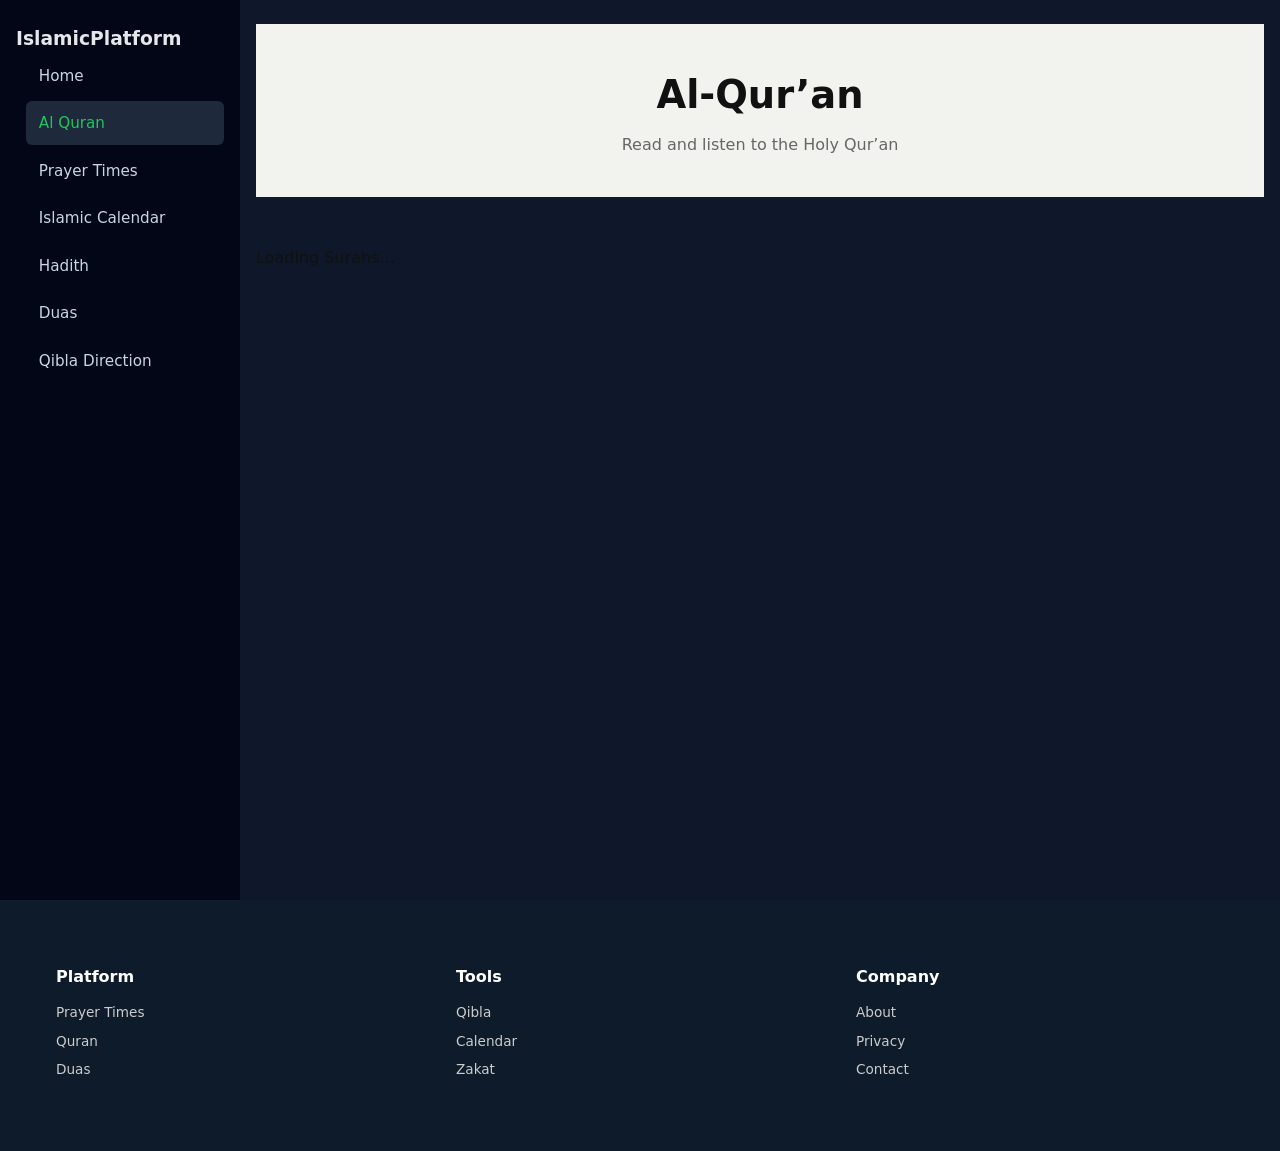
<file: quran.html>
<!DOCTYPE html>
<html lang="en">
<head>
  <meta charset="UTF-8" />
  <meta name="viewport" content="width=device-width, initial-scale=1.0"/>
  <title>Quran</title>
  <link rel="stylesheet" href="style.css" />
</head>
<body>

<div class="app-layout">

  <!-- SIDEBAR -->
  <aside class="sidebar" id="sidebar">
    <h3 class="sidebar-logo">IslamicPlatform</h3>

    <nav class="sidebar-nav">
      <a href="index.html">Home</a>
      <a href="quran.html" class="active">Al Quran</a>
      <a href="#">Prayer Times</a>
      <a href="#">Islamic Calendar</a>
      <a href="Hadith.html">Hadith</a>
      <a href="#">Duas</a>
      <a href="#">Qibla Direction</a>
    </nav>
  </aside>

  <!-- MOBILE HEADER -->
  <header class="mobile-header">
    <button class="menu-toggle" id="menuToggle">☰</button>
    <div class="mobile-title">Al-Qur’an</div>
    <div class="container surah-search">
  <input
    type="text"
    id="surahSearch"
    placeholder="Search Surah"
  />
</div>

  </header>

  <!-- OVERLAY -->
  <div class="overlay" id="overlay"></div>

  <!-- MAIN CONTENT -->
  <div class="main-content">

    <!-- PAGE HEADER -->
    <section class="quran-page-header">
      <h1>Al-Qur’an</h1>
      <p>Read and listen to the Holy Qur’an</p>
    </section>

    <!-- SURAH GRID -->
    <main class="quran-grid" id="surahGrid">
      <p class="loading">Loading Surahs…</p>
    </main>

  </div>
</div>

<audio id="audio"></audio>


<!-- FOOTER -->
<footer class="footer">
  <div class="container footer-grid">
    <div>
      <h4>Platform</h4>
      <a href="#">Prayer Times</a>
      <a href="#">Quran</a>
      <a href="#">Duas</a>
    </div>
    <div>
      <h4>Tools</h4>
      <a href="#">Qibla</a>
      <a href="#">Calendar</a>
      <a href="#">Zakat</a>
    </div>
    <div>
      <h4>Company</h4>
      <a href="#">About</a>
      <a href="#">Privacy</a>
      <a href="#">Contact</a>
    </div>
  </div>
</footer>


<script src="quran.list.js"></script>
<script src="layout.js"></script>
</body>
</html>
</file>
<file: style.css>
/* =========================
   RESET & BASE
========================= */
* {
  box-sizing: border-box;
  margin: 0;
  padding: 0;
}

:root {
  --bg: #f6f6f4;
  --white: #ffffff;
  --dark: #0e1b2a;
  --text: #111111;
  --muted: #666666;
  --accent: #0a8f4e;
  --border: #e5e5e5;
}

body {
  font-family: system-ui, -apple-system, BlinkMacSystemFont, sans-serif;
  background: var(--bg);
  color: var(--text);
  line-height: 1.6;
}

a {
  text-decoration: none;
  color: inherit;
}

/* =========================
   LAYOUT HELPERS
========================= */
.container {
  max-width: 1200px;
  margin: auto;
  padding: 0 1rem;
}

/* =========================
   TOP PRAYER BAR
========================= */
.top-bar {
  background: var(--dark);
  color: #fff;
  font-size: 0.85rem;
}

.top-bar .container {
  display: flex;
  justify-content: space-between;
  align-items: center;
  padding: 0.6rem 0;
}

.top-bar .link {
  color: #cde8da;
}

/* =========================
   NAVBAR
========================= */
.navbar {
  background: var(--white);
  border-bottom: 1px solid var(--border);
  height: 50px;
}

.nav-flex {
  display: flex;
  justify-content: space-between;
  align-items: center;
  padding: 1rem 0;
}

.logo {
  font-weight: 700;
  font-size: 1.1rem;
  margin: 10px;
  margin-top: -13px;
}

nav a {
  margin-left: 10px;
  padding: 7px;
  font-size: 0.9rem;
  color: var(--text);
}

/* =========================
   HERO
========================= */
.hero {
  background: #ecebe5;
  background-image: url("riyah.jpg");
  background-repeat: no-repeat;
  background-size: cover;
  padding: 2rem 0;
}

.hero-grid {
  display: grid;
  grid-template-columns: 1.2fr 1fr;
  gap: 2rem;
  align-items: center;
}

.hero-text h1 {
  font-size: 2.2rem;
  color: var(--border);
  margin-bottom: 1rem;
}

.hero-text p {
  font-size: 1.1rem;
  margin-bottom: 2rem;
  color: var(--bg);
}

.btn-primary {
  background: var(--accent);
  color: #fff;
  padding: 0.75rem 1.5rem;
  border-radius: 6px;
  font-size: 0.9rem;
  display: inline-block;
}



/* =========================
   ACADEMY SECTION
========================= */
.academy {
  background: var(--dark);
  color: #fff;
  padding: 2.5rem 0;
}

.academy-grid {
  display: grid;
  grid-template-columns: 1fr 1fr;
  gap: 3rem;
  align-items: center;
}

.academy h2 {
  font-size: 2rem;
  margin-bottom: 1rem;
}

.academy p {
  color: #d0d0d0;
  margin-bottom: 1rem;
}

.academy .link {
  color: #a8e5c5;
}

/* =========================
   AUDIO PLAYER
========================= */
.audio-player {
  background: #ffffff;
  color: #111;
  border-radius: 50px;
  padding: 0.7rem 1rem;
  display: flex;
  align-items: center;
  gap: 1rem;
  max-width: 520px;
}

.audio-player button {
  width: 42px;
  height: 42px;
  border-radius: 50%;
  border: none;
  background: var(--accent);
  color: #fff;
  cursor: pointer;
  font-size: 1rem;
}

.audio-info {
  flex: 1;
}

.audio-info span {
  display: block;
  font-size: 0.85rem;
  margin-bottom: 0.3rem;
}

.progress-bar {
  background: #ddd;
  height: 4px;
  border-radius: 10px;
  overflow: hidden;
}

.progress {
  height: 100%;
  width: 0%;
  background: var(--accent);
}

#time {
  font-size: 0.75rem;
  color: #444;
}

/* =========================
   FEATURES
========================= */
.features {
  padding: 4.5rem 0;
}

.feature-grid {
  display: grid;
  grid-template-columns: 1fr 1fr;
  gap: 2rem;
}

.feature {
  padding: 3rem;
  border-radius: 12px;
}

.feature.light {
  background: var(--white);
}

.feature.dark {
  background: var(--dark);
  color: #fff;
}

/* =========================
   INFO SECTION
========================= */
.info-section {
  padding: 4.5rem 0;
}

.info-grid {
  display: grid;
  grid-template-columns: 1fr 1fr;
  gap: 2rem;
}

.info-box {
  background: var(--white);
  padding: 2rem;
  border-radius: 12px;
}

.info-box h3 {
  margin-bottom: 1rem;
}

.info-box ul {
  list-style: none;
  margin-bottom: 1.5rem;
}

.info-box li {
  margin-bottom: 0.6rem;
  color: var(--muted);
}

.btn-secondary {
  background: #111;
  color: #fff;
  padding: 0.6rem 1.2rem;
  border-radius: 6px;
  font-size: 0.85rem;
  display: inline-block;
}

/* =========================
   PRAYER TIMES
========================= */
.prayer-section {
  background: #fafafa;
  padding: 5rem 1rem;
}

.prayer-container {
  max-width: 1200px;
  margin: auto;
  text-align: center;
}

.section-tag {
  font-size: 0.75rem;
  letter-spacing: 0.12em;
  color: var(--accent);
  text-transform: uppercase;
}

.section-title {
  font-size: 2.3rem;
  margin: 0.6rem 0;
}

.divider {
  width: 60px;
  height: 3px;
  background: var(--accent);
  margin: 1.5rem auto 3rem;
}

.prayer-grid {
  display: grid;
  grid-template-columns: repeat(6, 1fr);
  gap: 1.2rem;
}

.prayer-box {
  background: #fff;
  padding: 1.8rem 1rem;
  border-radius: 8px;
  border: 1px solid var(--border);
}

.prayer-box h3 {
  font-size: 1rem;
  margin-bottom: 0.6rem;
  letter-spacing: 0.08em;
}

.prayer-box p {
  font-size: 0.85rem;
  color: var(--muted);
}

.prayer-box.jummah {
  background: var(--accent);
  color: #fff;
  border: none;
}

.prayer-box.jummah p,
.prayer-box.jummah h3 {
  color: #fff;
}

/* =========================
   FOOTER
========================= */
.footer {
  background: var(--dark);
  color: #fff;
  padding: 4rem 0;
}

.footer-grid {
  display: grid;
  grid-template-columns: repeat(3, 1fr);
  gap: 2rem;
}

.footer h4 {
  margin-bottom: 0.8rem;
}

.footer a {
  display: block;
  color: #ccc;
  font-size: 0.85rem;
  margin-bottom: 0.4rem;
}

/* =========================
   RESPONSIVE
========================= */
@media (max-width: 900px) {
  .hero-grid,
  .academy-grid,
  .feature-grid,
  .info-grid {
    grid-template-columns: 1fr;
  }



  .prayer-grid {
    grid-template-columns: repeat(3, 1fr);
  }
}

@media (max-width: 600px) {
  .prayer-grid {
    grid-template-columns: 1fr;
  }

  .hero-text h1 {
    font-size: 2.2rem;
  }
}



/* =========================
   QURAN LIST PAGE
========================= */

.quran-page-header {
  background: #f2f2ee;
  padding: 2.5rem 0;
  text-align: center;
}

.quran-page-header h1 {
  font-size: 2.4rem;
  margin-bottom: 0.4rem;
}

.quran-page-header p {
  color: #666;
}

/* Grid */
.quran-grid {
  display: grid;
  grid-template-columns: repeat(auto-fill, minmax(260px, 1fr));
  gap: 1.2rem;
  padding: 3rem 0;
}


/* ===== MOBILE: 3 SURAH CARDS PER ROW ===== */
@media (max-width: 768px) {
  .quran-grid {
    grid-template-columns: repeat(2, 1fr);
    gap: 0.5rem;
    padding: 1.2rem ;
  }

  .surah-card {
    padding: 0.3rem;
    border-radius: 10px;
  }

  .surah-name {
    font-size: 0.95rem;
  }

  .arabic {
    font-size: 1rem;
  }

  .meta,
  .count {
    font-size: 0.75rem;
  }
}


/* Card */
.surah-card {
  background: #0a8f4e;
  border: 1px solid #e6e6e6;
  border-radius: 10px;
  color: #fff;
  padding: 1.2rem;
  display: flex;
  justify-content: space-between;
  align-items: center;
  transition: 0.25s ease;
}

.surah-card:hover {
  background: #fff;
  color: #0f0f0f;
  cursor: pointer;
}

.surah-card:hover .meta,
.surah-card:hover .arabic,
.surah-card:hover .count {
  color: #0f0f0f;
}

/* Left */
.surah-info {
  gap: 0.6rem;
}

.surah-number {
  font-weight: 600;
  opacity: 0.7;
}

.surah-name {
  font-weight: 600;
}

.meta {
  font-size: 0.8rem;
  color: #040404;
}

/* Right */
.surah-right {
  font-size: 0.85rem;
}

.arabic {
  font-size: 1.2rem;
  font-family: "Scheherazade New", serif;
}

.count {
  font-size: 0.75rem;
  color: #666;
}

/* Play */
.play-btn {
  background: none;
  border: none;
  font-size: 1.1rem;
  cursor: pointer;
  color: inherit;
}



/* =========================
   APP LAYOUT (QURAN LIST)
========================= */

.app-layout {
  display: flex;
  min-height: 100vh;  
  background: #0f172a;
}


/* =========================
   SIDEBAR DESKTOP
========================= */

.sidebar {
  width: 240px;
  background: #020617;
  color: #e5e7eb;
  padding: 1.5rem 1rem;

  position: fixed;   
  top: 0;
  left: 0;
  height: 100vh;

  overflow-y: auto;     /* sidebar scrolls ONLY if menu is long */
  z-index: 1000;
}


/* =========================
   MAIN CONTENT
========================= */

.main-content {
  flex: 1;
  margin-left: 240px;
  padding: 1.5rem 1rem 4rem;
}

/* =========================
   MOBILE HEADER
========================= */

.mobile-header {
  display: none;
  position: fixed;
  top: 0;
  left: 0;
  right: 0;
  height: 56px;
  background: #020617;
  color: #fff;
  align-items: center;
  gap: 1rem;
  padding: 0 1rem;
  z-index: 1200;
}

.mobile-title {
  font-size: 1rem;
  font-weight: 600;
}

/* =========================
   HAMBURGER
========================= */

.menu-toggle {
  display: none;
  background: #2e7d32;
  color: #fff;
  border: none;
  font-size: 1.4rem;
  padding: 0.4rem 0.7rem;
  border-radius: 6px;
  cursor: pointer;
}

/* =========================
   OVERLAY
========================= */

.overlay {
  display: none;
  position: fixed;
  inset: 0;
  background: rgba(0,0,0,0.45);
  z-index: 900;
}

/* =========================
   MOBILE MODE
========================= */

@media (max-width: 768px) {

  @media (max-width: 768px) {

  .sidebar {
    position: fixed;
    transform: translateX(-100%);
    transition: transform 0.3s ease;
  }

  .sidebar.open {
    transform: translateX(0);
  }

  .main-content {
    margin-left: 0;     
    padding-top: 56px;
  }
}


  .mobile-header {
    display: flex;
  }

  .menu-toggle {
    display: block;
  }

  .overlay.show {
    display: block;
  }

  .main-content {
    padding-top: 56px;
  }
}


.sidebar-nav a {
  display: block;
  padding: 0.6rem 0.8rem;
  color: #cbd5e1;   
  text-decoration: none;
  font-size: 0.95rem;
  border-radius: 6px;
  margin-bottom: 0.25rem;
}

.sidebar-nav a:hover {
  background: #1e293b;
}

.sidebar-nav a.active {
  background: #1e293b;
  color: #22c55e;
  font-weight: 500;
}



/* =====================
   QURAN READER LAYOUT
===================== */

.quran-reader {
  max-width: 900px;
  margin: 0 auto;   /* CENTER CONTENT */
  width: 100%;
}


#surahTitle {
  text-align: center;
  margin-bottom: 2rem;
}

#surahTitle small {
  display: block;
  margin-top: .5rem;
  color: #777;
}

/* =====================
   AYAH BLOCK
===================== */

.ayah {
  display: flex;
  gap: 1.2rem;
  background: #faf7f2;
  margin-bottom: 1.8rem;
  padding: 2rem 2.5rem;
  border-radius: 10px;
  transition: background .3s ease, box-shadow .3s ease;
}

.ayah.playing {
  background: #f1f8f4;
  border-left: 4px solid #2e7d32;
  box-shadow: 0 6px 20px rgba(0,0,0,0.05);
}

/* =====================
   LEFT SIDE (PLAY + NUMBER)
===================== */

.ayah-left {
  display: flex;
  flex-direction: column;
  align-items: center;
  min-width: 55px;
}

.ayah-play {
  background: #2e7d32;
  color: white;
  border: none;
  width: 36px;
  height: 36px;
  border-radius: 50%;
  cursor: pointer;
  font-size: 14px;
}

.ayah-number {
  font-size: 0.8rem;
  color: #777;
  margin-top: 6px;
}

/* =====================
   AYAH CONTENT
===================== */

.ayah-content {
  flex: 1;
}

/* =====================
   ARABIC TEXT
===================== */

.ayah-ar {
  font-size: 2rem;
  line-height: 2.8rem;
  direction: rtl;
  text-align: right;
  font-family: "Scheherazade New", "Amiri", serif;
  margin-bottom: 0.8rem;
}

/* =====================
   TRANSLATION
===================== */

.ayah-en {
  font-size: 0.95rem;
  color: #555;
  line-height: 1.6;
}

/* =====================
   RESPONSIVE
===================== */

@media (max-width: 600px) {
  .ayah {
    padding: 1.5rem;
  }

  .ayah-ar {
    font-size: 1.6rem;
    line-height: 2.2rem;
  }

  .ayah-left {
    min-width: 45px;
  }
}




/* =========================
   SURAH SEARCH BAR
========================= */

.surah-search {
  margin: 1.rem auto 0;
}

.surah-search input {
  width:80%;
  padding: 0.6rem 1rem;
  border-radius: 10px;
  border: 1px solid var(--border);
  font-size: 0.95rem;
  outline: none;
  background: #ffffff;
  transition: border 0.2s ease, box-shadow 0.2s ease;
}

.surah-search input:focus {
  border-color: var(--accent);
  box-shadow: 0 0 0 3px rgba(10, 143, 78, 0.15);
}



/* =========================
   HADITH PAGE
========================= */

.page-header {
  text-align: center;
  margin-bottom: 2rem;
}

.page-header h1 {
  font-size: 2rem;
  margin-bottom: 0.3rem;
  color: #fff;
}

.page-header p {
  color: #9ca3af;
}

/* =========================
   BOOK SELECT
========================= */

.hadith-filter {
  display: flex;
  justify-content: center;
  margin-bottom: 2rem;
}

.hadith-filter select {
  padding: 0.6rem 1.2rem;
  border-radius: 10px;
  border: none;
  background: #020617;
  color: #ffffff;
  font-size: 0.95rem;
}

/* =========================
   HADITH VIEW
========================= */

.hadith-list {
  max-width: 900px;
  margin: 0 auto;
}

/* Hadith card */
.hadith-card {
  background: #faf7f2;
  border-radius: 14px;
  padding: 1.6rem;
  margin-bottom: 1.5rem;
}

.hadith-ar {
  font-family: "Scheherazade New", serif;
  font-size: 1.7rem;
  direction: rtl;
  text-align: right;
  margin-bottom: 0.8rem;
  color: #111827;
}

.hadith-en {
  font-size: 0.95rem;
  color: #374151;
}

.hadith-ref {
  margin-top: 0.8rem;
  font-size: 0.75rem;
  color: #6b7280;
}

/* =========================
   CHAPTER LIST (KEY FIX)
========================= */

.chapter-list {
  max-width: 900px;
  margin: 0 auto;
  display: flex;
  flex-direction: column;
  gap: 1rem;
}

/* CARD STYLE (IMPORTANT) */
.chapter-item {
  background: #0f172a; /* dark card */
  border-radius: 14px;
  padding: 1.2rem 1.4rem;
  cursor: pointer;
  transition: all 0.2s ease;
  border: 1px solid rgba(255,255,255,0.06);
}

/* Hover */
.chapter-item:hover {
  background: #020617;
  transform: translateY(-2px);
}

/* Chapter title */
.chapter-item h3 {
  color: #38bdf8;
  font-size: 1.05rem;
  margin-bottom: 0.3rem;
}

/* Hadith range */
.chapter-item span {
  color: #cbd5f5;
  font-size: 0.85rem;
}

/* =========================
   BACK BUTTON
========================= */

.back-btn {
  background: none;
  border: none;
  color: #38bdf8;
  font-size: 0.9rem;
  margin-bottom: 1.5rem;
  cursor: pointer;
}

/* =========================
   MOBILE FIXES
========================= */

@media (max-width: 768px) {

  .page-header h1 {
    font-size: 1.6rem;
  }

  .chapter-item {
    padding: 1rem 1.1rem;
  }

  .hadith-card {
    padding: 1.2rem;
  }
}


.chapter-search {
  display: flex;
  justify-content: center;
  margin-bottom: rem;
}

.chapter-search input {
  width: 80%;
  max-width: 200px;
  padding: 0.7rem 1rem;
  border-radius: 10px;
  border: 1px solid #e5e7eb;
  font-size: 0.9rem;
}



/* =========================
   TOP BAR
========================= */
.top-bar {
  background: #020617;
  color: #fff;
  font-size: 0.75rem;
}

.top-bar-flex {
  display: flex;
  justify-content: space-between;
  align-items: center;
  gap: 1rem;
  padding: 0.6rem 0;
}

.city-search {
  display: flex;
  gap: 0.4rem;
}

.city-search input {
  padding: 0.35rem 0.6rem;
  border-radius: 6px;
  border: none;
  font-size: 0.8rem;
}

.city-search button {
  background: #2e7d32;
  border: none;
  color: #fff;
  padding: 0.35rem 0.7rem;
  border-radius: 6px;
  cursor: pointer;
}

/* =========================
   NAVBAR
========================= */
.menu-toggle {
  display: none;
  background: #2e7d32;
  border: none;
  color: #fff;
  font-size: 1.5rem;
  padding: 0.3rem 0.6rem;
  border-radius: 6px;
  cursor: pointer;
  margin-top: -13px;
}

/* MOBILE NAV */
@media (max-width: 768px) {
  .nav-links {
    position: absolute;
    top: 64px;
    left: 0;
    right: 0;
    background: #020617;
    display: none;
    flex-direction: column;
    padding: 1rem;
    border-top: 1px solid #e5e7eb;
  }

  .nav-links a{
    color: #fff;
  }

  .nav-links.open {
    display: flex;
  }

  .menu-toggle {
    display: block;
  }

  .nav-links {
  transition: all 0.25s ease;
}

}



html[dir="rtl"] {
  direction: rtl;
}

html[dir="rtl"] .sidebar {
  text-align: right;
}

html[dir="rtl"] .ayah-ar {
  text-align: right;
}
</file>
